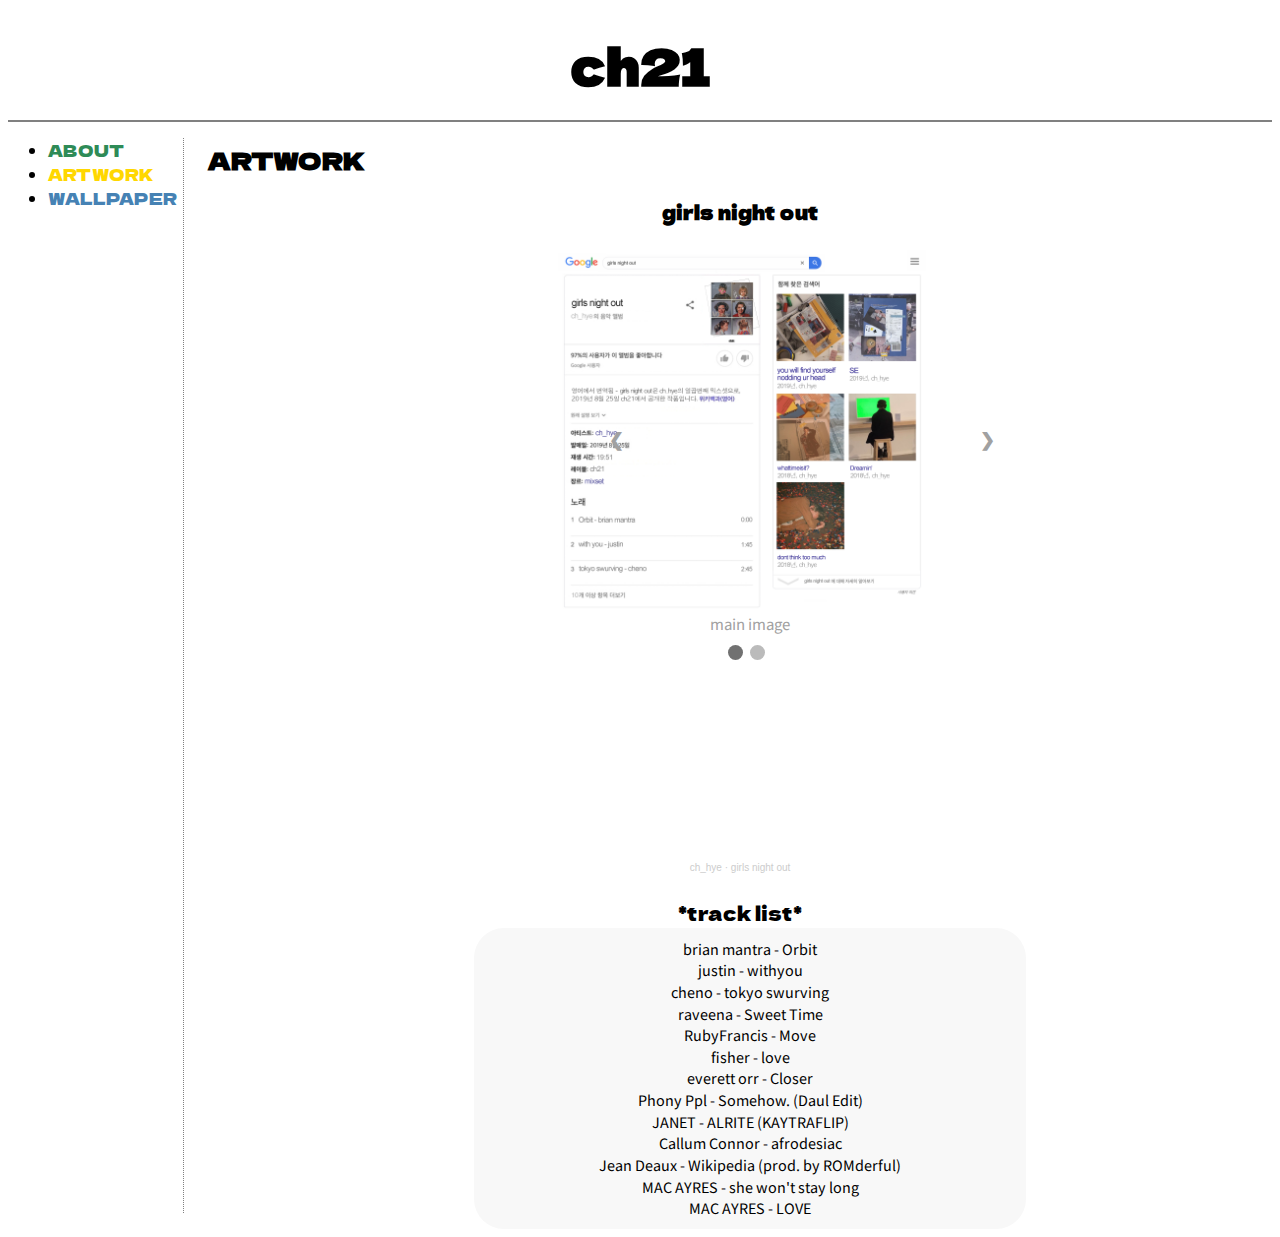
<file: girlsnightout.html>
<!doctype html>
<html>
<head>
    <title>ch21house</title>
    <meta charset="utf-8">
    <link rel="preconnect" href="https://fonts.gstatic.com">
    <link href="https://fonts.googleapis.com/css2?family=Dela+Gothic+One&family=Gloria+Hallelujah&family=Noto+Sans+KR&display=swap" rel="stylesheet">
    <link rel="stylesheet" href="style.css">
    <Style>
        .mySlides {display: none}
        img {
            vertical-align: middle;
            width: 35%;
        }

        /* Slideshow container */
        .slideshow-container {
        position: relative;
        /* margin: auto; */
            text-align: center;
        }

        /* Next & previous buttons */
        .prev, .next {
        cursor: pointer;
        position: absolute;
        top: 50%; left: 385px;
        width: auto;
        padding: 16px;
        margin-top: -22px;
        color: #A1A1A1;
        font-weight: bold;
        font-size: 18px;
        transition: 0.6s ease;
        border-radius: 0 3px 3px 0;
        user-select: none;
        }

        /* Position the "next button" to the right */
        .next {
        right: -60px;
        margin-left: 50px;
        border-radius: 3px 0 0 3px;
        }

        .button{
            margin-right:820px;
        }

        /* Caption text */
        .text {
        color: #A1A1A1;
        font-size: 15px;
        font-family: 'Noto Sans KR', sans-serif;
        margin-left: 10px;
        position: absolute;
        bottom: -18px;
        width: 100%;
        text-align: center;
        }


        /* The dots/bullets/indicators */
        .dot {
        cursor: pointer;
        height: 15px;
        width: 15px;
        margin: 0 2px;
        background-color: #bbb;
        border-radius: 50%;
        display: inline-block;
        transition: background-color 0.6s ease;
        }

        .active, .dot:hover {
        background-color: #717171;
        }
        .dott{
            text-align: center;
            margin-left: 13px;
        }
        /* Fading animation */
        .fade {
        -webkit-animation-name: fade;
        -webkit-animation-duration: 1.5s;
        animation-name: fade;
        animation-duration: 1.5s;
        }

        @-webkit-keyframes fade {
        from {opacity: .4} 
        to {opacity: 1}
        }

        @keyframes fade {
        from {opacity: .4} 
        to {opacity: 1}
        }

        /* On smaller screens, decrease text size */
        @media only screen and (max-width: 300px) {
        .prev, .next,.text {font-size: 11px}
        }
        .context2{
            text-align: center;
        }
        .tracklist_2{
            font-family: 'Noto Sans KR', sans-serif;
            font-size:0.9rem;
            background-color:#F8F8F8 ;
            border-radius: 30px;
            width: 50%;
            text-align: center;
            margin-left: 25%;
            padding: 10px;
        }
    </Style>
    
</head>

<body>

    <h1><a href="index.html" style="color:black">ch21</a></h1>
    <div id="grid">
        <ul>
            <li><a href="about.html" style="color:seagreen">ABOUT</a></li>
            <li><a href="artwork.html" style="color:gold">ARTWORK</a></li>
            <li><a href="wallpaper.html" style="color:steelblue">WALLPAPER</a></li>
        </ul>

    <div id="context1">
        <h2>ARTWORK</h2>

        <div class="context2">
        <h3>girls night out</h3>
        <div class="slideshow-container">

            <div class="mySlides fade">
              <img src="girls night out.jpg">
              <div class="text">main image</div>
            </div>
            
            <div class="mySlides fade">
              <img src="girls night out_detail.jpg">
              <div class="text">detail cut</div>
            </div>
        
            <div class="button">
                <a class="prev" onclick="plusSlides(-1)">&#10094;</a>
                <a class="next" onclick="plusSlides(1)">&#10095;</a>
            </div>
        </div>
        <br>
                
        <div class="dott">
            <span class="dot" onclick="currentSlide(1)"></span> 
            <span class="dot" onclick="currentSlide(2)"></span> 
        </div>

        <br>
        <iframe width="50%" height="166" scrolling="no" frameborder="no" allow="autoplay" src="https://w.soundcloud.com/player/?url=https%3A//api.soundcloud.com/tracks/670724924&color=%23ff5500&auto_play=false&hide_related=false&show_comments=true&show_user=true&show_reposts=false&show_teaser=true"></iframe><div style="font-size: 10px; color: #cccccc;line-break: anywhere;word-break: normal;overflow: hidden;white-space: nowrap;text-overflow: ellipsis; font-family: Interstate,Lucida Grande,Lucida Sans Unicode,Lucida Sans,Garuda,Verdana,Tahoma,sans-serif;font-weight: 100;"><a href="https://soundcloud.com/ch_hye" title="ch_hye" target="_blank" style="color: #cccccc; text-decoration: none;">ch_hye</a> · <a href="https://soundcloud.com/ch_hye/girls-night-out" title="girls night out" target="_blank" style="color: #cccccc; text-decoration: none;">girls night out</a></div>
        <br>
            <div class="tracklist_1" style="font-size: 1.2rem;">*track list*</div>
            <div class="tracklist_2">
                brian mantra - Orbit <br>
                justin - withyou <br>
                cheno - tokyo swurving <br>
                raveena - Sweet Time <br>
                RubyFrancis - Move <br>
                fisher - love <br>
                everett orr - Closer <br>
                Phony Ppl - Somehow. (Daul Edit) <br>
                JANET - ALRITE (KAYTRAFLIP) <br>
                Callum Connor - afrodesiac <br>
                Jean Deaux - Wikipedia (prod. by ROMderful) <br>
                MAC AYRES - she won't stay long <br>
                MAC AYRES - LOVE <br>
            </div>
        </div>
    </div>

    <script>
        var slideIndex = 1;
        showSlides(slideIndex);
        
        function plusSlides(n) {
          showSlides(slideIndex += n);
        }
        
        function currentSlide(n) {
          showSlides(slideIndex = n);
        }
        
        function showSlides(n) {
          var i;
          var slides = document.getElementsByClassName("mySlides");
          var dots = document.getElementsByClassName("dot");
          if (n > slides.length) {slideIndex = 1}    
          if (n < 1) {slideIndex = slides.length}
          for (i = 0; i < slides.length; i++) {
              slides[i].style.display = "none";  
          }
          for (i = 0; i < dots.length; i++) {
              dots[i].className = dots[i].className.replace(" active", "");
          }
          slides[slideIndex-1].style.display = "block";  
          dots[slideIndex-1].className += " active";
        }
        </script>

</body>
</html>
</file>
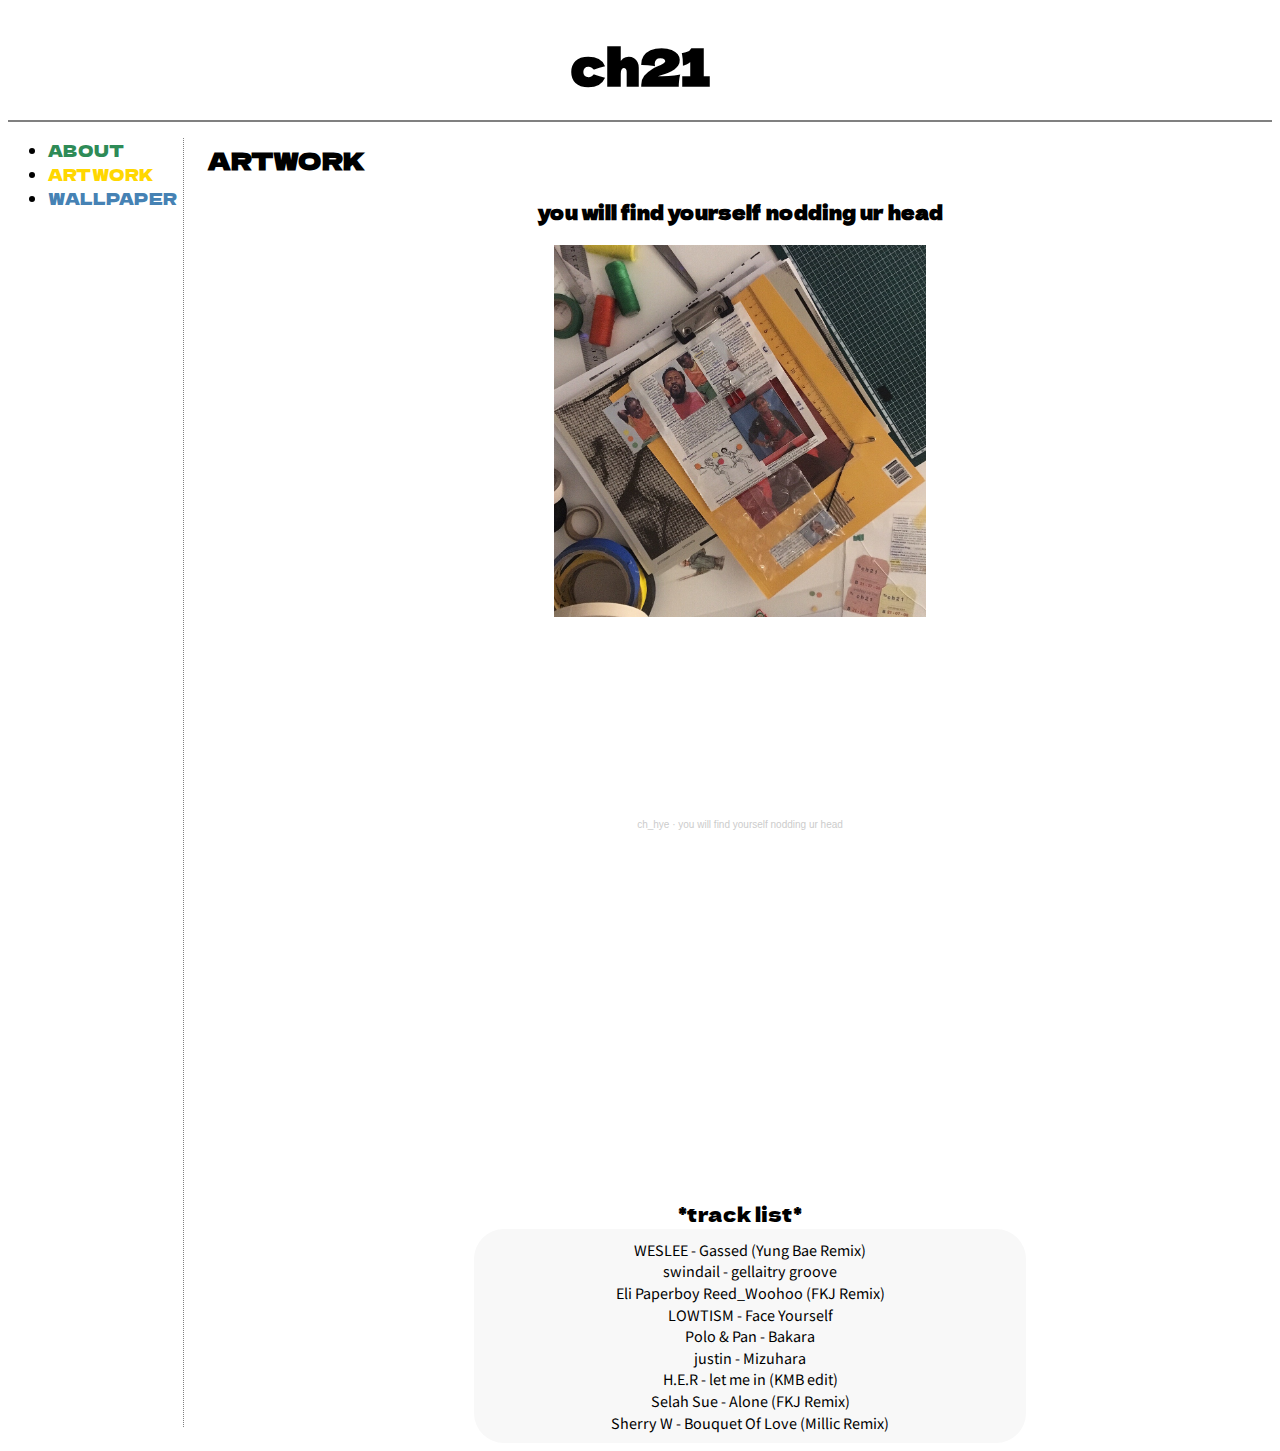
<file: nodding.html>
<!doctype html>
<html>
<head>
    <title>ch21house</title>
    <meta charset="utf-8">
    <link rel="preconnect" href="https://fonts.gstatic.com">
    <link href="https://fonts.googleapis.com/css2?family=Dela+Gothic+One&family=Gloria+Hallelujah&family=Noto+Sans+KR&display=swap" rel="stylesheet">
    <!-- <meta name="viewport" conten="width=device-width, initial-scale=1.0"> -->
    <link rel="stylesheet" href="style.css">
    <Style>
        .context2{
            text-align: center;
        }
        .tracklist_2{
            font-family: 'Noto Sans KR', sans-serif;
            font-size:0.9rem;
            background-color:#F8F8F8 ;
            border-radius: 30px;
            width: 50%;
            text-align: center;
            margin-left: 25%;
            padding: 10px;
        }
    </Style>
    
</head>

<body>

    <h1><a href="index.html" style="color:black">ch21</a></h1>
    <div id="grid">
        <ul>
            <li><a href="about.html" style="color:seagreen">ABOUT</a></li>
            <li><a href="artwork.html" style="color:gold">ARTWORK</a></li>
            <li><a href="wallpaper.html" style="color:steelblue">WALLPAPER</a></li>
        </ul>

    <div id="context1">
        <h2>ARTWORK</h2>

        <div class="context2">
        <h3>you will find yourself nodding ur head</h3>
        <img src="you will find yourself nodding ur head_2.jpg" style="width:35%">
        <br><br>
        <iframe width="50%" height="166" scrolling="no" frameborder="no" allow="autoplay" src="https://w.soundcloud.com/player/?url=https%3A//api.soundcloud.com/tracks/627863292&color=%23ff5500&auto_play=false&hide_related=false&show_comments=true&show_user=true&show_reposts=false&show_teaser=true"></iframe><div style="font-size: 10px; color: #cccccc;line-break: anywhere;word-break: normal;overflow: hidden;white-space: nowrap;text-overflow: ellipsis; font-family: Interstate,Lucida Grande,Lucida Sans Unicode,Lucida Sans,Garuda,Verdana,Tahoma,sans-serif;font-weight: 100;"><a href="https://soundcloud.com/ch_hye" title="ch_hye" target="_blank" style="color: #cccccc; text-decoration: none;">ch_hye</a> · <a href="https://soundcloud.com/ch_hye/you-will-find-yourself-nodding-ur-head" title="you will find yourself nodding ur head" target="_blank" style="color: #cccccc; text-decoration: none;">you will find yourself nodding ur head</a></div>
        <br>
        <iframe width="640" height="315" src="https://www.youtube.com/embed/w5K44inIElY" title="YouTube video player" frameborder="0" allow="accelerometer; autoplay; clipboard-write; encrypted-media; gyroscope; picture-in-picture" allowfullscreen></iframe>
        <br><br>
            <div class="tracklist_1" style="font-size: 1.2rem;">*track list*</div>
            <div class="tracklist_2">
                WESLEE - Gassed (Yung Bae Remix) <br>
                swindail - gellaitry groove <br>
                Eli Paperboy Reed_Woohoo (FKJ Remix) <br>
                LOWTISM - Face Yourself <br>
                Polo & Pan - Bakara <br>
                justin - Mizuhara <br>
                H.E.R - let me in (KMB edit) <br>
                Selah Sue - Alone (FKJ Remix) <br>
                Sherry W - Bouquet Of Love (Millic Remix) <br>
            </div>
        </div>
    </div>



</body>
</html>
</file>
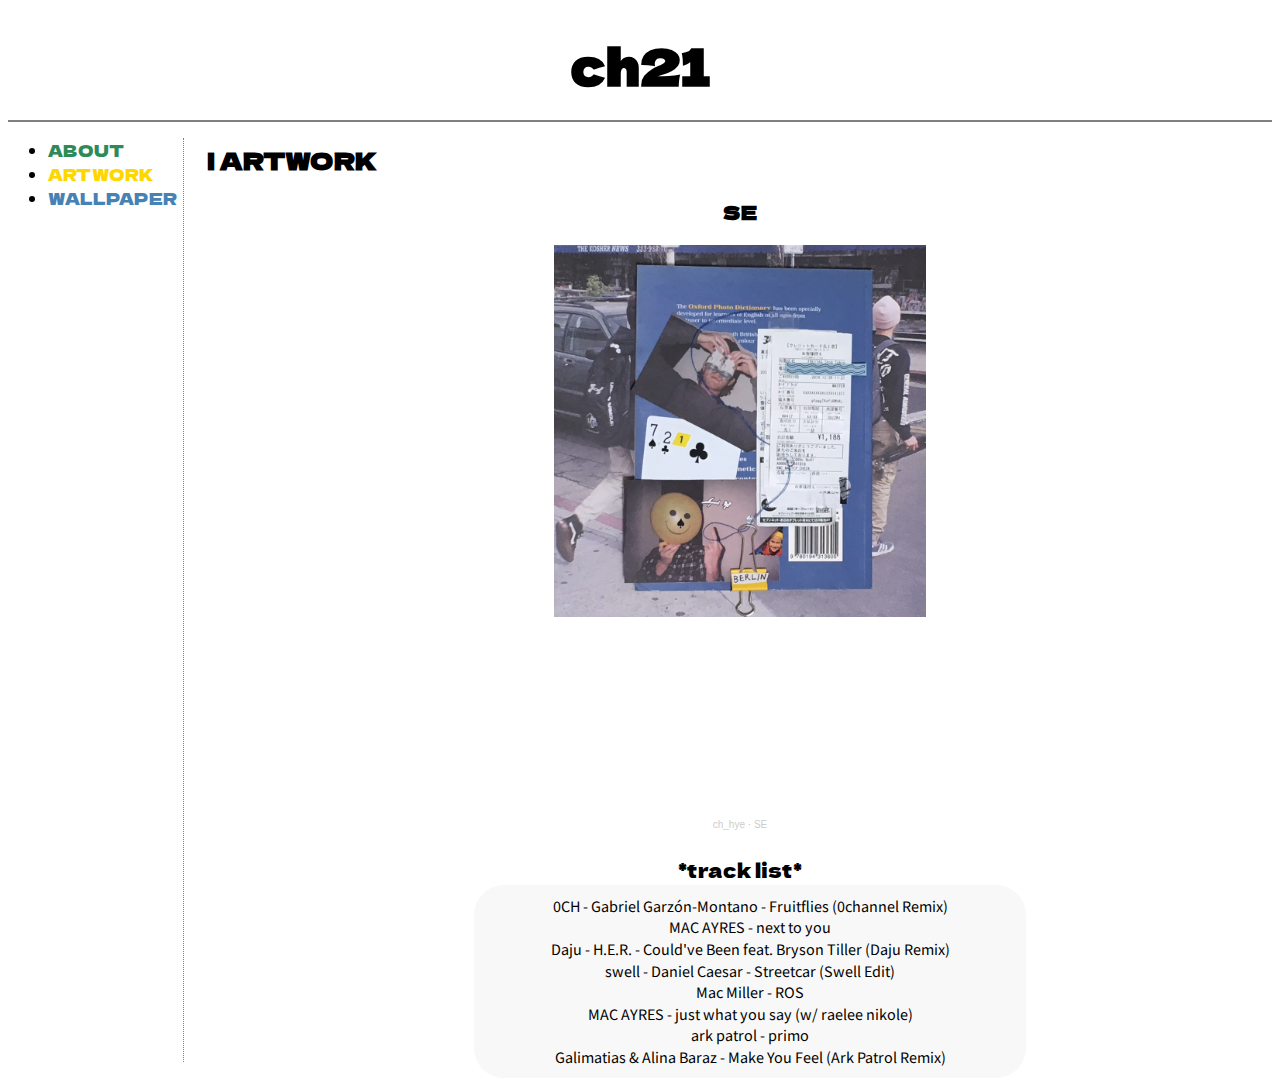
<file: SE.html>
<!doctype html>
<html>
<head>
    <title>ch21house</title>
    <meta charset="utf-8">
    <link rel="preconnect" href="https://fonts.gstatic.com">
    <link href="https://fonts.googleapis.com/css2?family=Dela+Gothic+One&family=Gloria+Hallelujah&family=Noto+Sans+KR&display=swap" rel="stylesheet">
    <!-- <meta name="viewport" conten="width=device-width, initial-scale=1.0"> -->
    <link rel="stylesheet" href="style.css">
    <Style>
        .context2{
            text-align: center;
        }
        .tracklist_2{
            font-family: 'Noto Sans KR', sans-serif;
            font-size:0.9rem;
            background-color:#F8F8F8 ;
            border-radius: 30px;
            width: 50%;
            text-align: center;
            margin-left: 25%;
            padding: 10px;
        }
    </Style>
    
</head>

<body>

    <h1><a href="index.html" style="color:black">ch21</a></h1>
    <div id="grid">
        <ul>
            <li><a href="about.html" style="color:seagreen">ABOUT</a></li>
            <li><a href="artwork.html" style="color:gold">ARTWORK</a></li>
            <li><a href="wallpaper.html" style="color:steelblue">WALLPAPER</a></li>
        </ul>

    <div id="context1">
        <h2> | ARTWORK</h2>

        <div class="context2">
        <h3>SE</h3>
        <img src="SE.jpg" style="width:35%">
        <br><br>
        <iframe width="50%" height="166" scrolling="no" frameborder="no" allow="autoplay" src="https://w.soundcloud.com/player/?url=https%3A//api.soundcloud.com/tracks/558775593&color=%23ff5500&auto_play=false&hide_related=false&show_comments=true&show_user=true&show_reposts=false&show_teaser=true"></iframe><div style="font-size: 10px; color: #cccccc;line-break: anywhere;word-break: normal;overflow: hidden;white-space: nowrap;text-overflow: ellipsis; font-family: Interstate,Lucida Grande,Lucida Sans Unicode,Lucida Sans,Garuda,Verdana,Tahoma,sans-serif;font-weight: 100;"><a href="https://soundcloud.com/ch_hye" title="ch_hye" target="_blank" style="color: #cccccc; text-decoration: none;">ch_hye</a> · <a href="https://soundcloud.com/ch_hye/se-1" title="SE" target="_blank" style="color: #cccccc; text-decoration: none;">SE</a></div>
        <br>
            <div class="tracklist_1" style="font-size: 1.2rem;">*track list*</div>
            <div class="tracklist_2">
                0CH - Gabriel Garzón-Montano - Fruitflies (0channel Remix) <br>
                MAC AYRES - next to you <br>
                Daju - H.E.R. - Could've Been feat. Bryson Tiller (Daju Remix) <br>
                swell - Daniel Caesar - Streetcar (Swell Edit) <br>
                Mac Miller - ROS <br>
                MAC AYRES - just what you say (w/ raelee nikole) <br>
                ark patrol - primo <br>
                Galimatias & Alina Baraz - Make You Feel (Ark Patrol Remix) <br>
            </div>
        </div>
    </div>



</body>
</html>
</file>
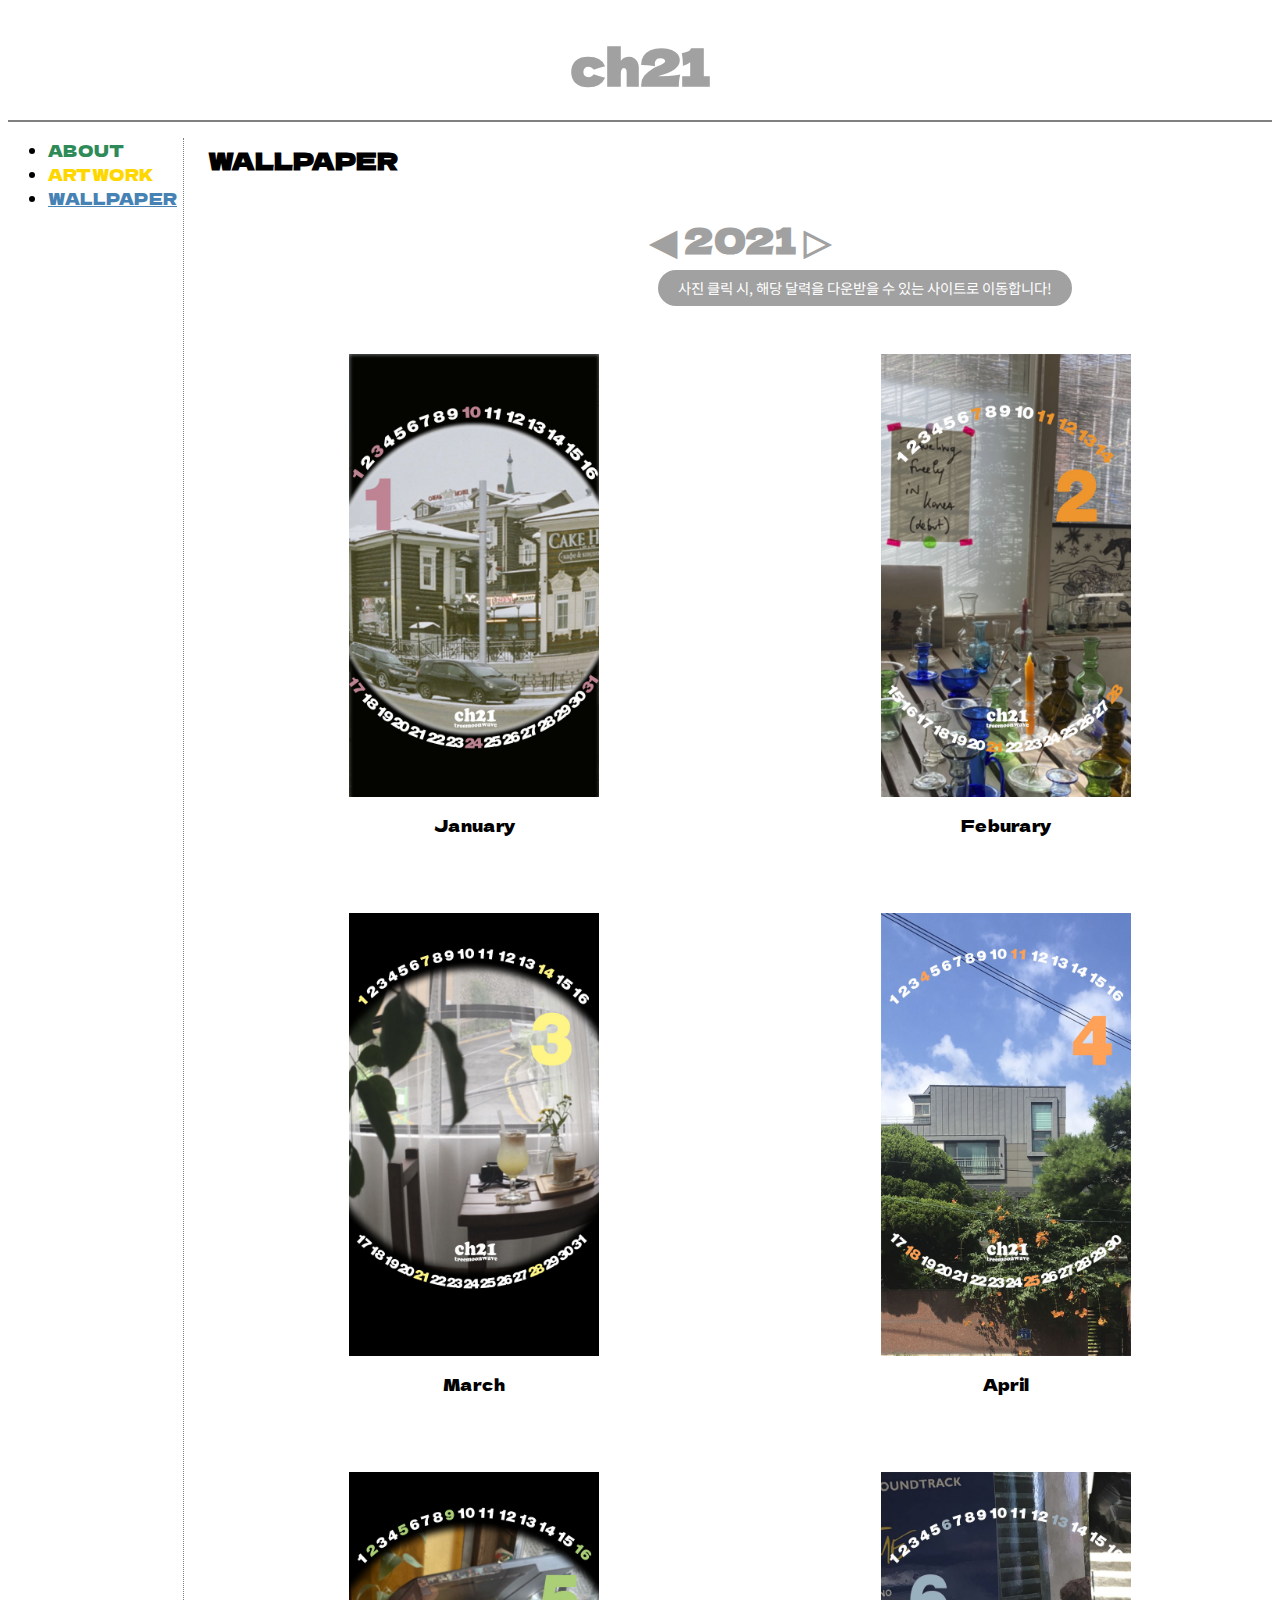
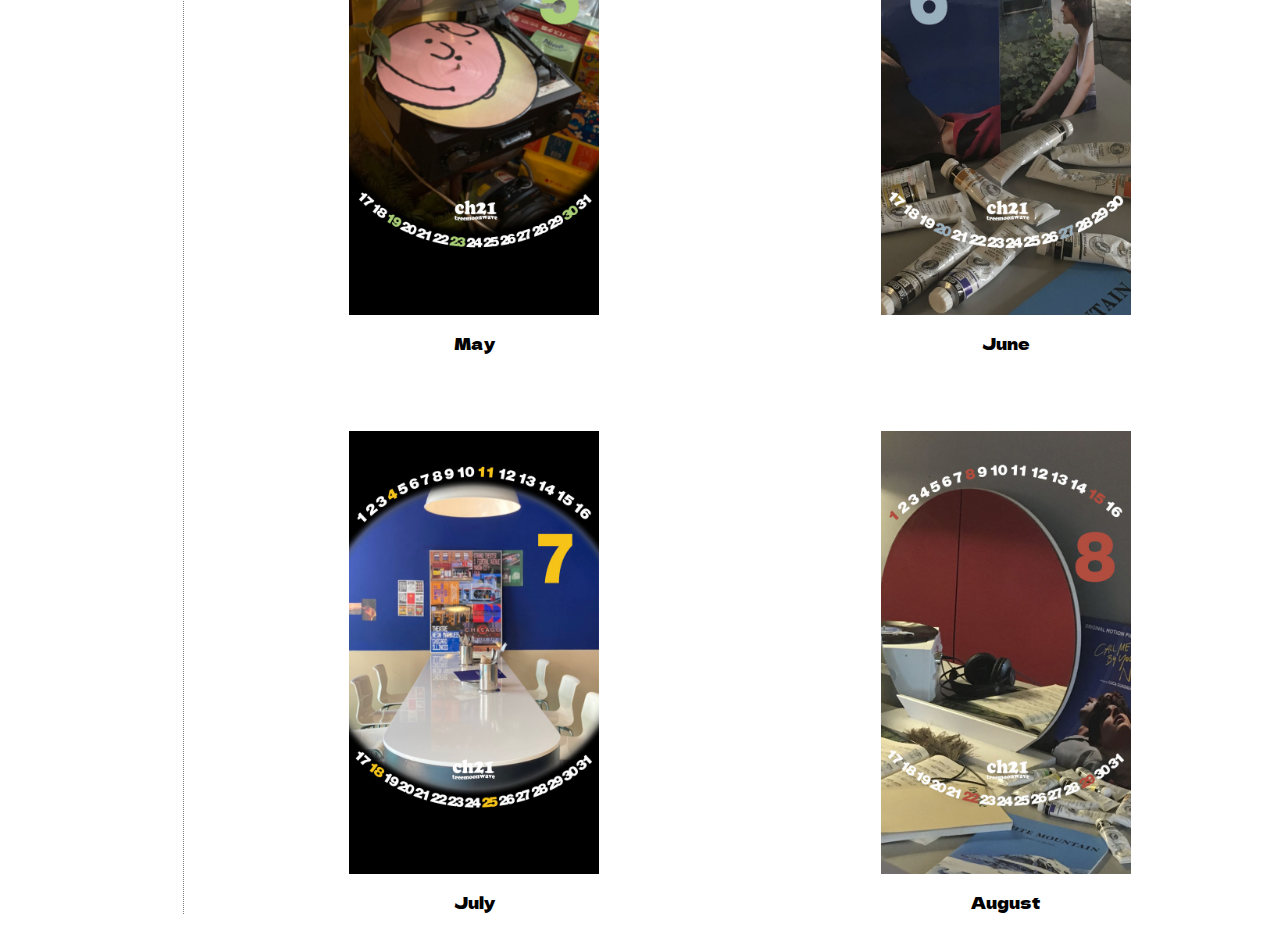
<file: wallpaper.html>
<!doctype html>
<html>
<head>
    <title>WALLPAPER</title>
    <meta charset="utf-8">
    <link rel="preconnect" href="https://fonts.gstatic.com">
    <link href="https://fonts.googleapis.com/css2?family=Dela+Gothic+One&family=Gloria+Hallelujah&family=Noto+Sans+KR&display=swap" rel="stylesheet">
    <link rel="stylesheet" href="style.css">
    <Style>
        h3{
            text-align: center;
            font-size: 35px;
            color: #A1A1A1;
            margin-bottom: 5px;
            text-decoration: none;
        }
        a:link{ color:#A1A1A1;}
        a:visited { color:#A1A1A1; }
        .discription{
            text-align: center;
            font-family: 'Noto Sans KR', sans-serif;
            font-size: 0.9rem;
            width: 400px;
            margin-left: 450px;
            color:white;
            background-color: #A1A1A1;
            border-radius: 30px;
            padding: 7px;
        }
        #context1{
            padding:0px;
        }
        #arrange{
            display: grid;
            grid-template-columns: 1fr 1fr;
            gap: 60px 0px;
        }
        .month{
            width:250px;
            font-size:17.5px
            place-items: center;
            place-self: center;
            text-align: center;
        }
        .month img{
            display: block;
            margin:0;
            width: 100%;    
        }
    </Style>
</head>

<body>

    <h1><a href="index.html">ch21</a></h1>
    <div id="grid">
        <ul>    
            <li><a href="about.html" style="color:seagreen">ABOUT</a></li>
            <li><a href="artwork.html" style="color:gold">ARTWORK</a></li>
            <li><a href="wallpaper.html" style="color:steelblue; text-decoration:underline">WALLPAPER</a></li>
        </ul>
        
        <div id="context1">
        <h2>WALLPAPER </h2>
        <h3><a href="wallpaper_20.html">◀</a>      2021      ▷</h3>
        <div class="discription">사진 클릭 시, 해당 달력을 다운받을 수 있는 사이트로 이동합니다!</div>
        <br><br>
        <div id= "arrange">
            <div class="month">
                <a href="https://blog.naver.com/ch21vibe/222191520161"><img src="JAN_FE_calendar.jpg"></a>
                <p>January</p>
            </div>
            
            <div class="month"> 
                <a href="https://blog.naver.com/ch21vibe/222225702838"><img src="FEB_calendar.jpg"></a>
                <p>Feburary</p>
            </div>

            <div class="month"> 
                <a href="https://blog.naver.com/ch21vibe/222259753239"><img src="MAR_FE_calendar.jpg"></a>
                <p>March</p>
            </div>
            
            <div class="month">   
                <a href="https://blog.naver.com/ch21vibe/222291964562"><img src="APR_calendar.jpg"></a>
                <p>April</p>
            </div>

            <div class="month">    
                <a href="https://blog.naver.com/ch21vibe/222329282875"><img src="MAY_FE_calendar.jpg"></a>
                <p>May</p>
            </div>

            <div class="month">    
                <a href="https://blog.naver.com/ch21vibe/222351299307"><img src="JUN_calendar.jpg"></a>
                <p>June</p>
            </div>
            <div class="month">
                <a href="https://blog.naver.com/ch21vibe/222414417023"><img src="JUL_FE_calendar.jpg"></a>
                <p>July</p>
            </div>

            <div class="month">
                <a href=""><img src="AUG_calendar.jpg" alt="https://blog.naver.com/ch21vibe/222448612716"></a>
                <p>August</p>
            </div>
        </div>
        </div>
    </div>
    
</body>
</html>
</file>
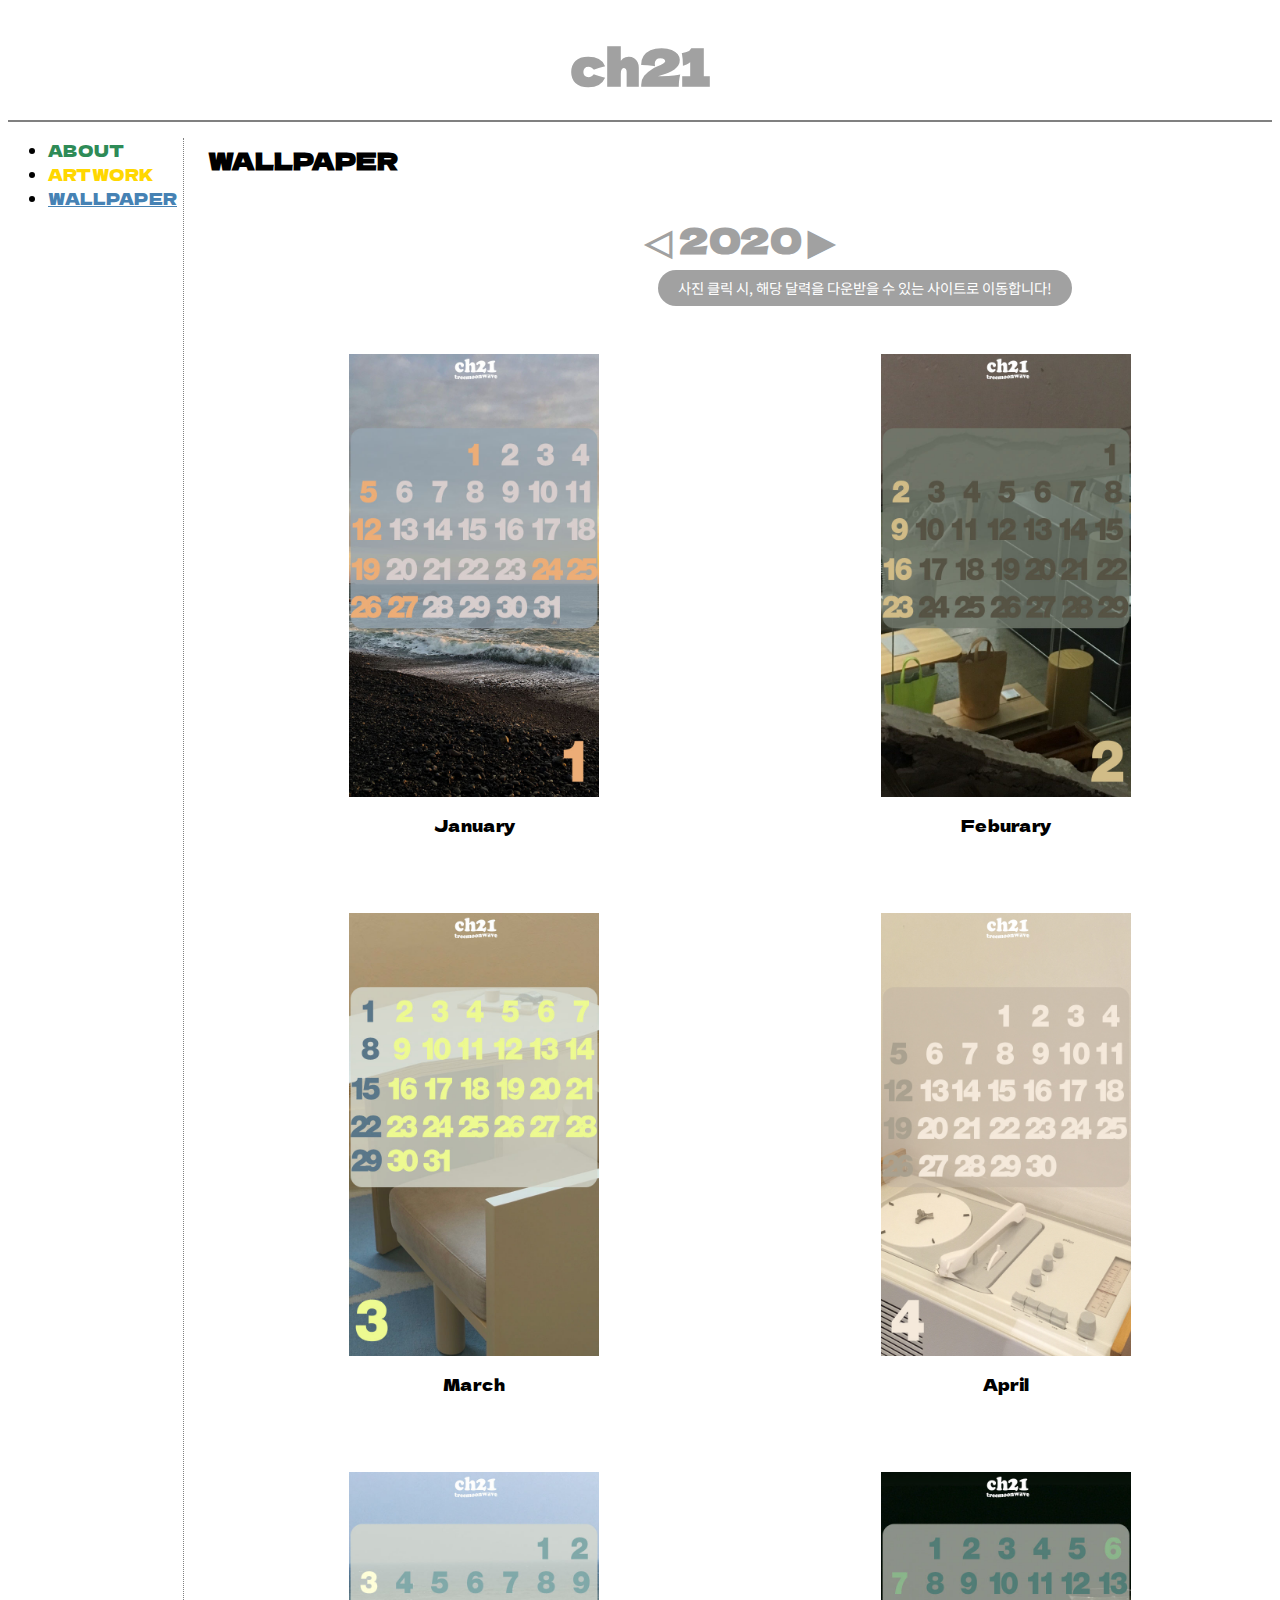
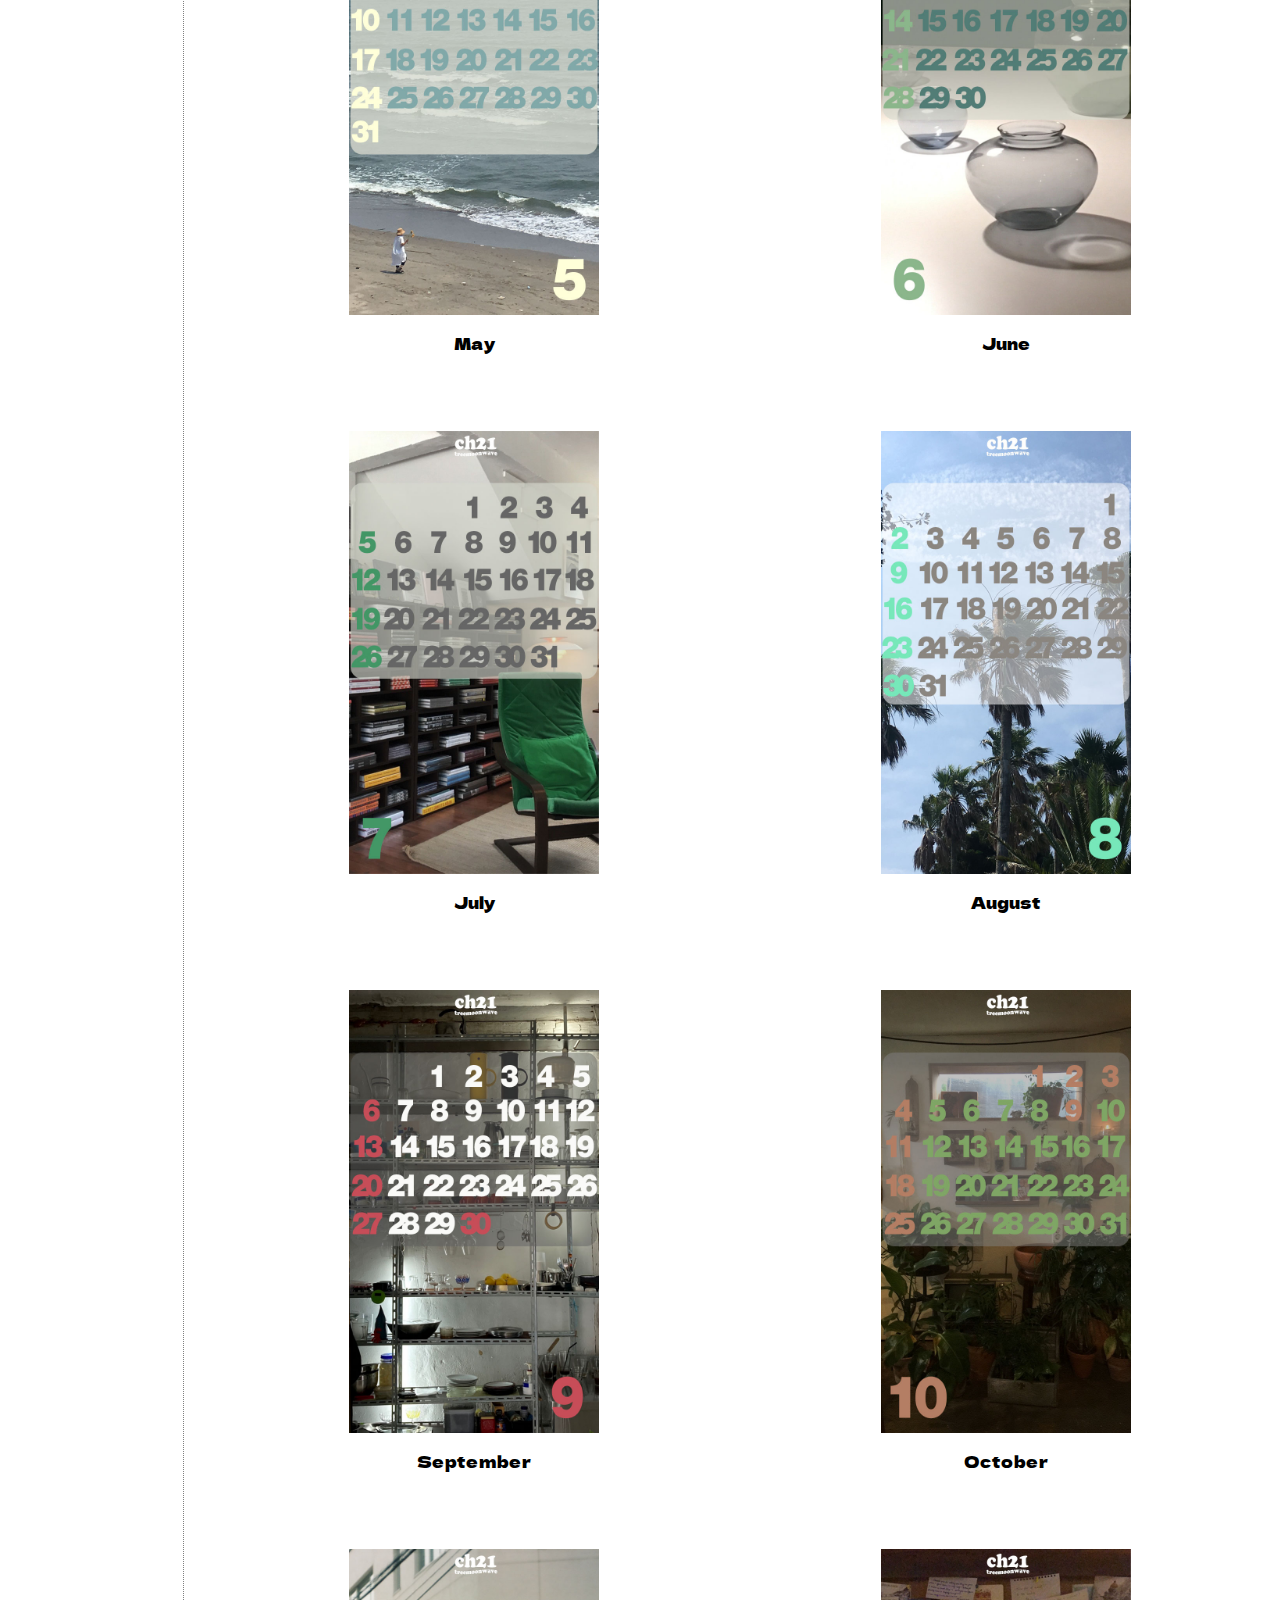
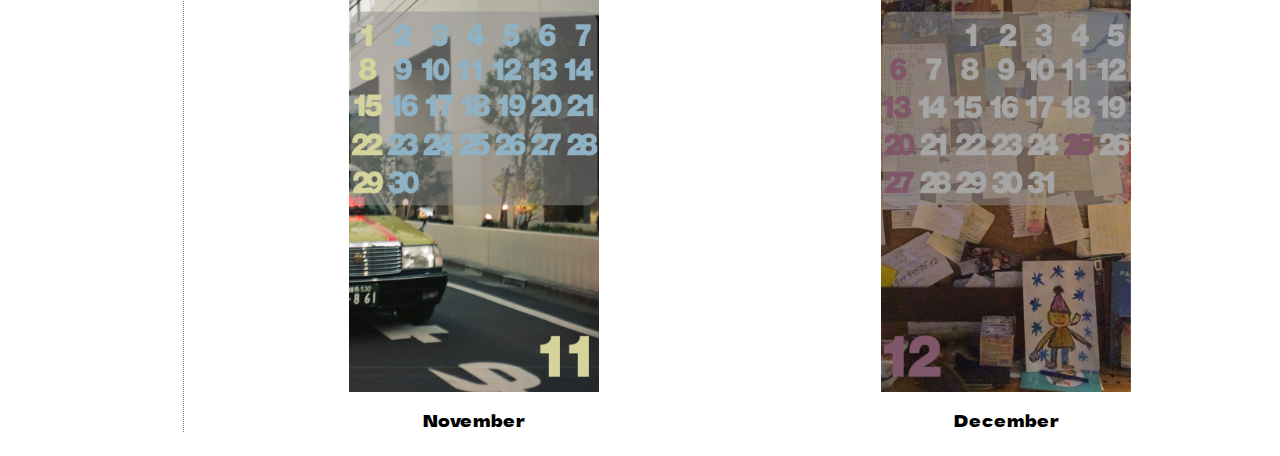
<file: wallpaper_20.html>
<!doctype html>
<html>
<head>
    <title>WALLPAPER</title>
    <meta charset="utf-8">
    <link rel="preconnect" href="https://fonts.gstatic.com">
    <link href="https://fonts.googleapis.com/css2?family=Dela+Gothic+One&family=Gloria+Hallelujah&family=Noto+Sans+KR&display=swap" rel="stylesheet">
    <link rel="stylesheet" href="style.css">
    <Style>
        h3{
            text-align: center;
            font-size: 35px;
            color: #A1A1A1;
            margin-bottom: 5px;
        }
        a:link{ color:#A1A1A1;}
        a:visited { color:#A1A1A1; }
        .discription{
            text-align: center;
            font-family: 'Noto Sans KR', sans-serif;
            font-size: 0.9rem;
            width: 400px;
            margin-left: 450px;
            color:white;
            background-color: #A1A1A1;
            border-radius: 30px;
            padding: 7px;
        }
        #context1{
            padding:0px;
        }
        #arrange{
            display: grid;
            grid-template-columns: 1fr 1fr;
            gap: 60px 0px;
        }
        .month{
            width:250px;
            font-size:17.5px
            place-items: center;
            place-self: center;
            text-align: center;
        }
        .month img{
            display: block;
            margin:0;
            width: 100%;    
        }
    </Style>
</head>

<body>

    <h1><a href="index.html">ch21</a></h1>
    <div id="grid">
        <ul>    
            <li><a href="about.html" style="color:seagreen">ABOUT</a></li>
            <li><a href="artwork.html" style="color:gold">ARTWORK</a></li>
            <li><a href="wallpaper.html" style="color:steelblue; text-decoration:underline">WALLPAPER</a></li>
        </ul>
        
        <div id="context1">
        <h2>WALLPAPER </h2>
        <h3>◁      2020      <a href="wallpaper.html">▶</a></h3>
        <div class="discription">사진 클릭 시, 해당 달력을 다운받을 수 있는 사이트로 이동합니다!</div>
        <br><br>
        <div id= "arrange">
            <div class="month">
                <a href="https://blog.naver.com/ch21vibe/221755656721"><img src="20 JAN_calendar.jpg"></a>
                <p>January</p>
            </div>
            
            <div class="month"> 
                <a href="https://blog.naver.com/ch21vibe/221791907895"><img src="20 FEB_ calendar.jpg"></a>
                <p>Feburary</p>
            </div>

            <div class="month"> 
                <a href="https://blog.naver.com/ch21vibe/221820994905"><img src="20 MAR_calendar.jpg"></a>
                <p>March</p>
            </div>
            
            <div class="month">   
                <a href="https://blog.naver.com/ch21vibe/221883882372"><img src="20 APR_calendar.jpg"></a>
                <p>April</p>
            </div>

            <div class="month">    
                <a href="https://blog.naver.com/ch21vibe/221928313454"><img src="20 MAY_calendar.jpg"></a>
                <p>May</p>
            </div>

            <div class="month">    
                <a href="https://blog.naver.com/ch21vibe/221984204898"><img src="20 JUN_calendar.jpg"></a>
                <p>June</p>
            </div>
            <div class="month">
                <a href="https://blog.naver.com/ch21vibe/222015813968"><img src="20 JUL_calendar.jpg"></a>
                <p>July</p>
            </div>

            <div class="month">
                <a href="https://blog.naver.com/ch21vibe/222042471805"><img src="20 AUG_calendar.jpg" alt=""></a>
                <p>August</p>
            </div>

            <div class="month">
                <a href="https://blog.naver.com/ch21vibe/222074740373"><img src="20 SEP_ calendar.jpg" alt=""></a>
                <p>September</p>
            </div>

            <div class="month">
                <a href="https://blog.naver.com/ch21vibe/222104034920"><img src="20 OCT_calendar_01.jpg" alt=""></a>
                <p>October</p>
            </div>

            <div class="month">
                <a href="https://blog.naver.com/ch21vibe/222130516933"><img src="20 NOV_calendar.jpg" alt=""></a>
                <p>November</p>
            </div>

            <div class="month">
                <a href="https://blog.naver.com/ch21vibe/222149656679"><img src="20 DEC_calendar.jpg" alt=""></a>
                <p>December</p>
            </div>
        </div>
        </div>
    </div>
    
</body>
</html>
</file>
<file: style.css>
a {
    text-decoration: none;
}
h1 {
    font-family: 'Dela Gothic One', cursive;
    font-size: 50px;
    text-align: center;
    border-bottom:2px solid gray;
    margin:0;
    padding:20px;
}
#grid ul{
    border-right:1px dotted gray ;
    width:135px;
}
#grid{
    display: grid;
    grid-template-columns: 200px 1fr;
    font-family: 'Dela Gothic One', cursive; line-height: 1.5;
}

/* screen width < 800px */
@media(max-width: 800px) {
    #grid{
    display: block;
    }
    #grid ul{
    border-right:none ;
    }
}
</file>
